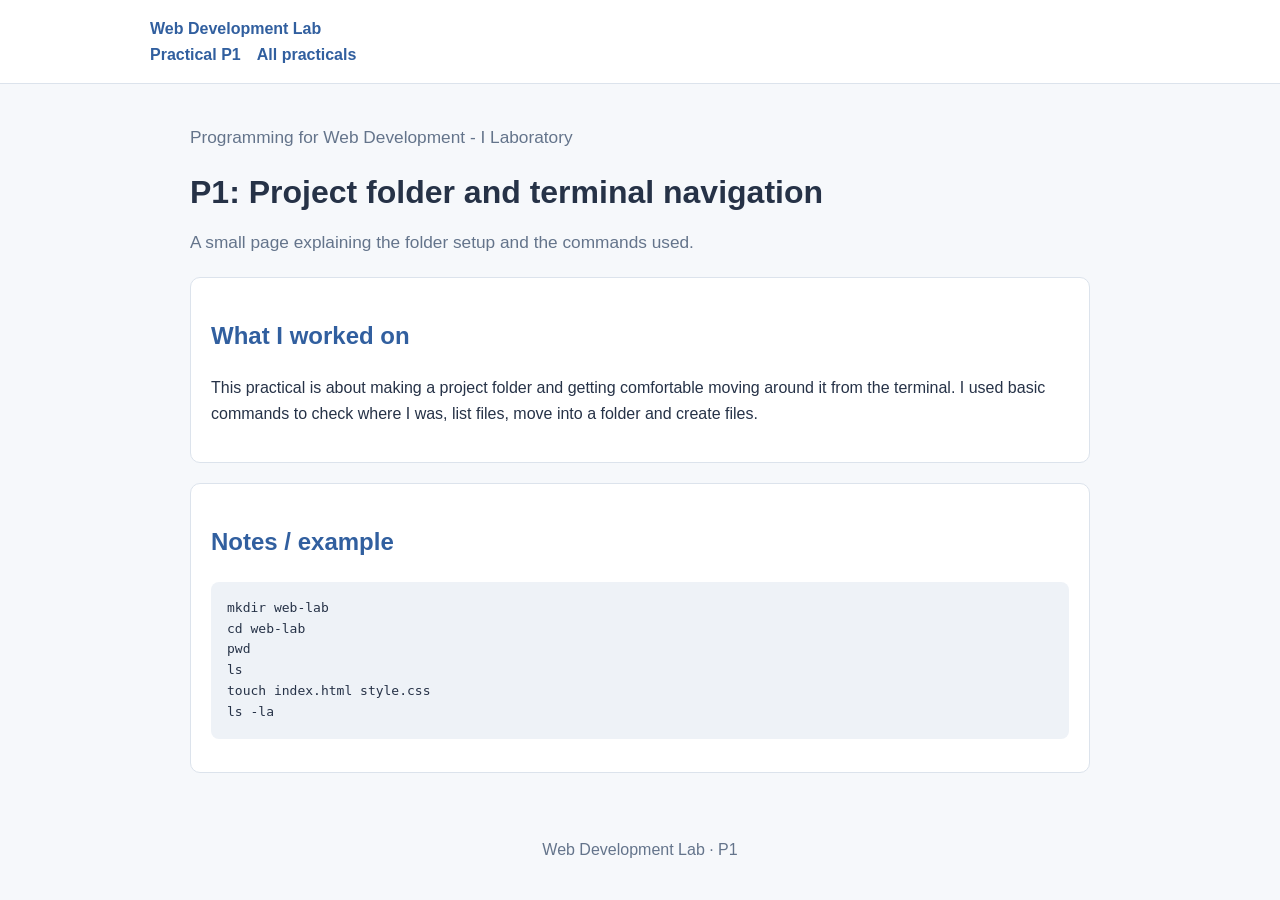
<file: P1/index.html>
<!DOCTYPE html>
<html lang="en">
<head><meta charset="UTF-8"><meta name="viewport" content="width=device-width, initial-scale=1.0"><title>P1: Project folder and terminal navigation</title><link rel="stylesheet" href="style.css"></head>
<body><header class="site-header"><a href="index.html">Web Development Lab</a><nav aria-label="Main navigation"><a href="#work">Practical P1</a><a href="../../README.md">All practicals</a></nav></header>
<main id="work"><p class="lead">Programming for Web Development - I Laboratory</p><h1>P1: Project folder and terminal navigation</h1><p class="lead">A small page explaining the folder setup and the commands used.</p><section class="panel"><h2>What I worked on</h2><p>This practical is about making a project folder and getting comfortable moving around it from the terminal. I used basic commands to check where I was, list files, move into a folder and create files.</p></section><section class="panel"><h2>Notes / example</h2><pre><code>mkdir web-lab
cd web-lab
pwd
ls
touch index.html style.css
ls -la</code></pre></section></main><footer>Web Development Lab · P1</footer></body></html>
</file>
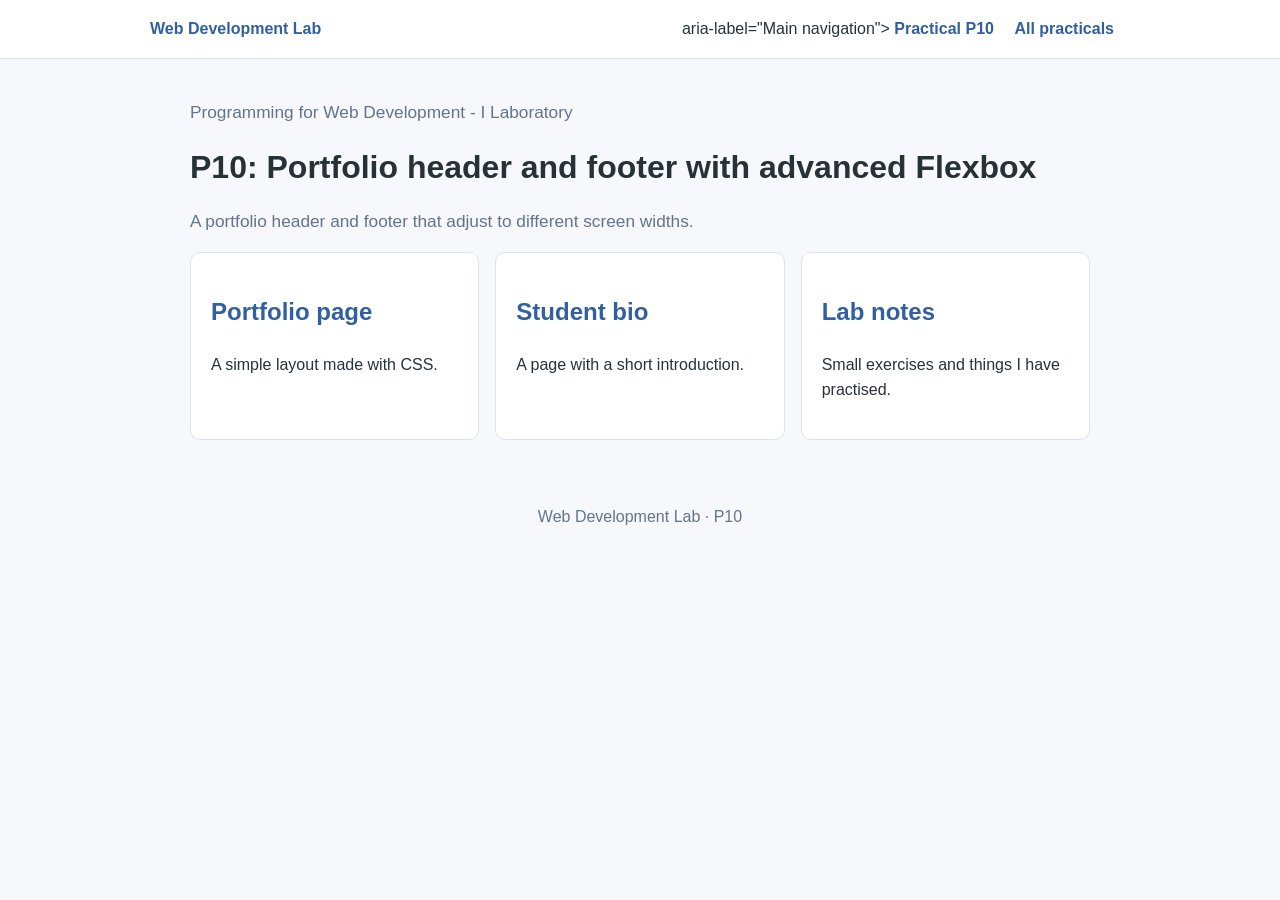
<file: P10/index.html>
<!DOCTYPE html>
<html lang="en">
  <head>
    <meta charset="UTF-8">
    <meta name="viewport" content="width=device-width, initial-scale=1.0">
    <title>P10: Portfolio header and footer with advanced Flexbox</title>
    <link rel="stylesheet" href="style.css">
  </head>
  <body>
    <header class="site-header">
      <a href="index.html">Web Development Lab</a>
      <nav> aria-label="Main navigation">
        <a href="#work">Practical P10</a>
        <a href="../../README.md">All practicals</a>
      </nav>
    </header>
    <main id="work">
      <p class="lead">Programming for Web Development - I Laboratory</p>
      <h1>P10: Portfolio header and footer with advanced Flexbox</h1>
      <p class="lead">A portfolio header and footer that adjust to different screen widths.</p>
      <section class="card-grid">
        <article class="card"><h2>Portfolio page</h2>
          <p>A simple layout made with CSS.</p>
        </article>
        <article class="card"><h2>Student bio</h2>
          <p>A page with a short introduction.</p>
        </article>
        <article class="card"><h2>Lab notes</h2>
          <p>Small exercises and things I have practised.</p>
        </article>
      </section>
    </main>
    <footer>Web Development Lab · P10</footer>
  </body>
</html>
</file>
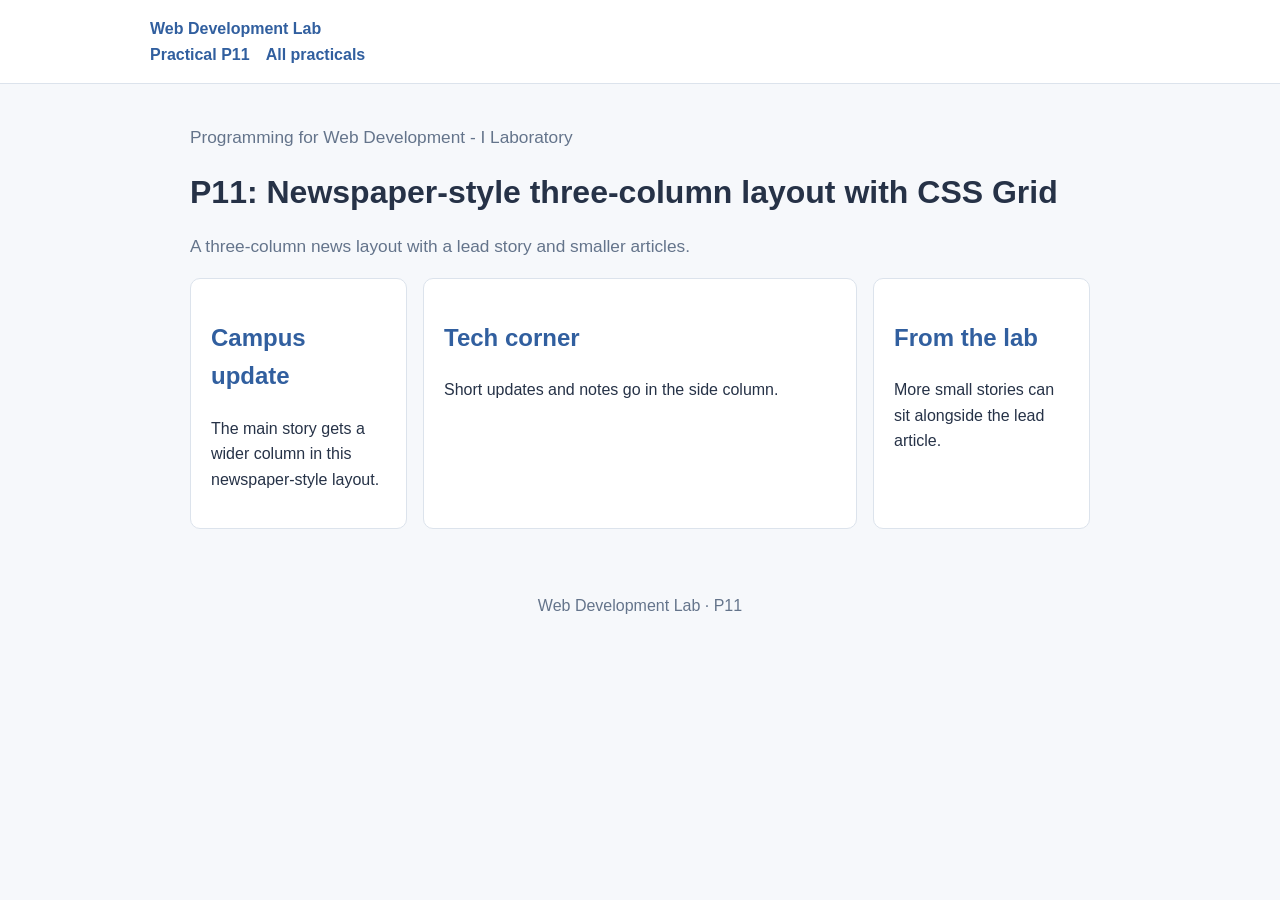
<file: P11/index.html>
<!DOCTYPE html>
<html lang="en"><head><meta charset="UTF-8"><meta name="viewport" content="width=device-width, initial-scale=1.0"><title>P11: Newspaper-style three-column layout with CSS Grid</title><link rel="stylesheet" href="style.css"></head><body><header class="site-header"><a href="index.html">Web Development Lab</a><nav aria-label="Main navigation"><a href="#work">Practical P11</a><a href="../../README.md">All practicals</a></nav></header><main id="work"><p class="lead">Programming for Web Development - I Laboratory</p><h1>P11: Newspaper-style three-column layout with CSS Grid</h1><p class="lead">A three-column news layout with a lead story and smaller articles.</p><section class="news-grid"><article class="card"><h2>Campus update</h2><p>The main story gets a wider column in this newspaper-style layout.</p></article><article class="card"><h2>Tech corner</h2><p>Short updates and notes go in the side column.</p></article><article class="card"><h2>From the lab</h2><p>More small stories can sit alongside the lead article.</p></article></section></main><footer>Web Development Lab · P11</footer></body></html>
</file>
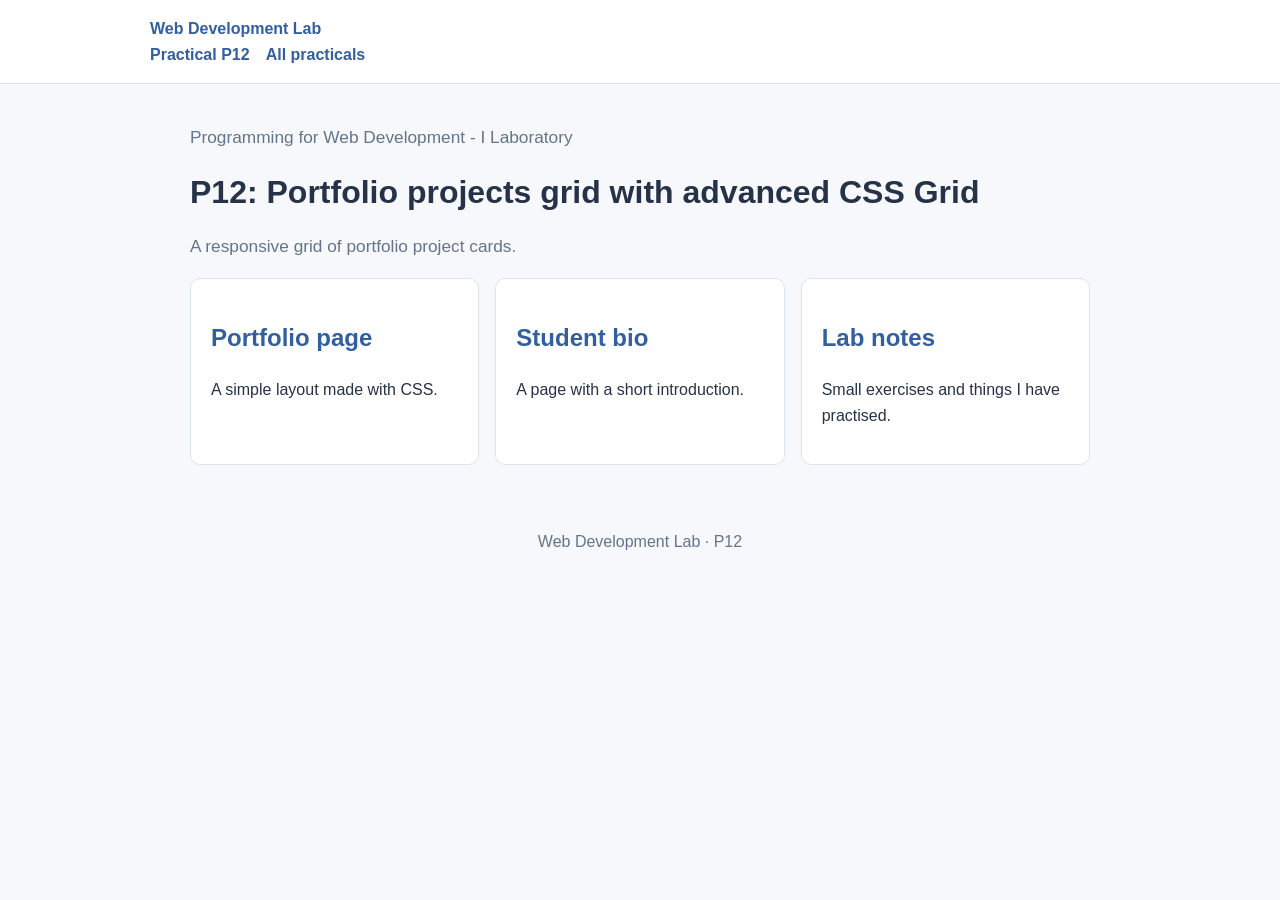
<file: P12/index.html>
<!DOCTYPE html>
<html lang="en">
  <head>
    <meta charset="UTF-8"><meta name="viewport" content="width=device-width, initial-scale=1.0"><title>P12: Portfolio projects grid with advanced CSS Grid</title><link rel="stylesheet" href="style.css"></head><body><header class="site-header"><a href="index.html">Web Development Lab</a><nav aria-label="Main navigation"><a href="#work">Practical P12</a><a href="../../README.md">All practicals</a></nav></header><main id="work"><p class="lead">Programming for Web Development - I Laboratory</p><h1>P12: Portfolio projects grid with advanced CSS Grid</h1><p class="lead">A responsive grid of portfolio project cards.</p><section class="card-grid"><article class="card"><h2>Portfolio page</h2><p>A simple layout made with CSS.</p></article><article class="card"><h2>Student bio</h2><p>A page with a short introduction.</p></article><article class="card"><h2>Lab notes</h2><p>Small exercises and things I have practised.</p></article></section></main><footer>Web Development Lab · P12</footer></body></html>
</file>
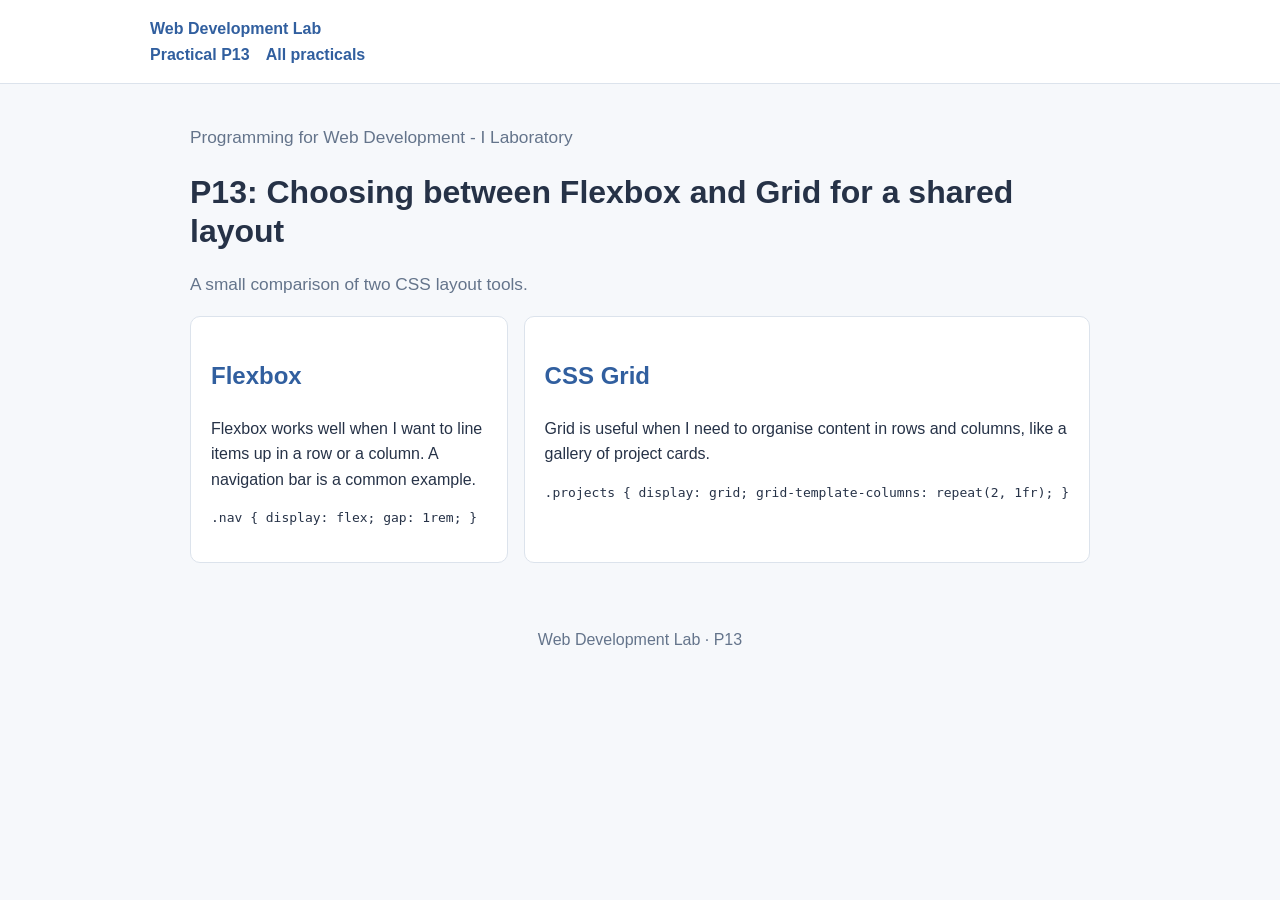
<file: P13/index.html>
<!DOCTYPE html>
<html lang="en">
<head><meta charset="UTF-8"><meta name="viewport" content="width=device-width, initial-scale=1.0"><title>P13: Flexbox and Grid</title><link rel="stylesheet" href="style.css"></head>
<body>
<header class="site-header"><a href="index.html">Web Development Lab</a><nav aria-label="Main navigation"><a href="#work">Practical P13</a><a href="../../README.md">All practicals</a></nav></header>
<main id="work"><p class="lead">Programming for Web Development - I Laboratory</p><h1>P13: Choosing between Flexbox and Grid for a shared layout</h1>
<p class="lead">A small comparison of two CSS layout tools.</p>
<section class="compare-grid">
<article class="card"><h2>Flexbox</h2><p>Flexbox works well when I want to line items up in a row or a column. A navigation bar is a common example.</p><pre><code>.nav { display: flex; gap: 1rem; }</code></pre></article>
<article class="card"><h2>CSS Grid</h2><p>Grid is useful when I need to organise content in rows and columns, like a gallery of project cards.</p><pre><code>.projects { display: grid; grid-template-columns: repeat(2, 1fr); }</code></pre></article>
</section>
</main><footer>Web Development Lab · P13</footer>
</body></html>
</file>
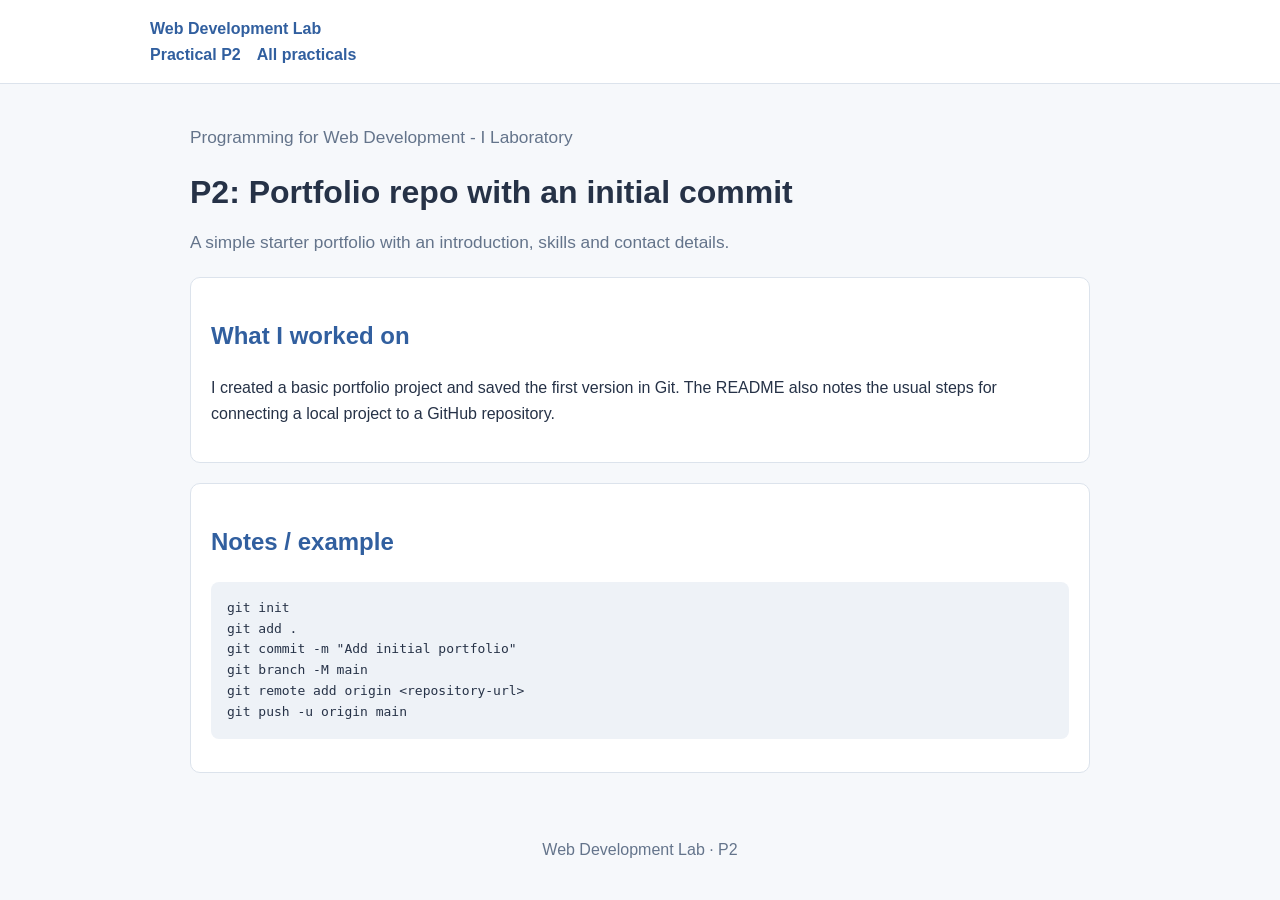
<file: P2/index.html>
<!DOCTYPE html>
<html lang="en">
<head><meta charset="UTF-8"><meta name="viewport" content="width=device-width, initial-scale=1.0"><title>P2: Portfolio repo with an initial commit</title><link rel="stylesheet" href="style.css"></head>
<body><header class="site-header"><a href="index.html">Web Development Lab</a><nav aria-label="Main navigation"><a href="#work">Practical P2</a><a href="../../README.md">All practicals</a></nav></header>
<main id="work"><p class="lead">Programming for Web Development - I Laboratory</p><h1>P2: Portfolio repo with an initial commit</h1><p class="lead">A simple starter portfolio with an introduction, skills and contact details.</p><section class="panel"><h2>What I worked on</h2><p>I created a basic portfolio project and saved the first version in Git. The README also notes the usual steps for connecting a local project to a GitHub repository.</p></section><section class="panel"><h2>Notes / example</h2><pre><code>git init
git add .
git commit -m "Add initial portfolio"
git branch -M main
git remote add origin &lt;repository-url&gt;
git push -u origin main</code></pre></section></main><footer>Web Development Lab · P2</footer></body></html>
</file>
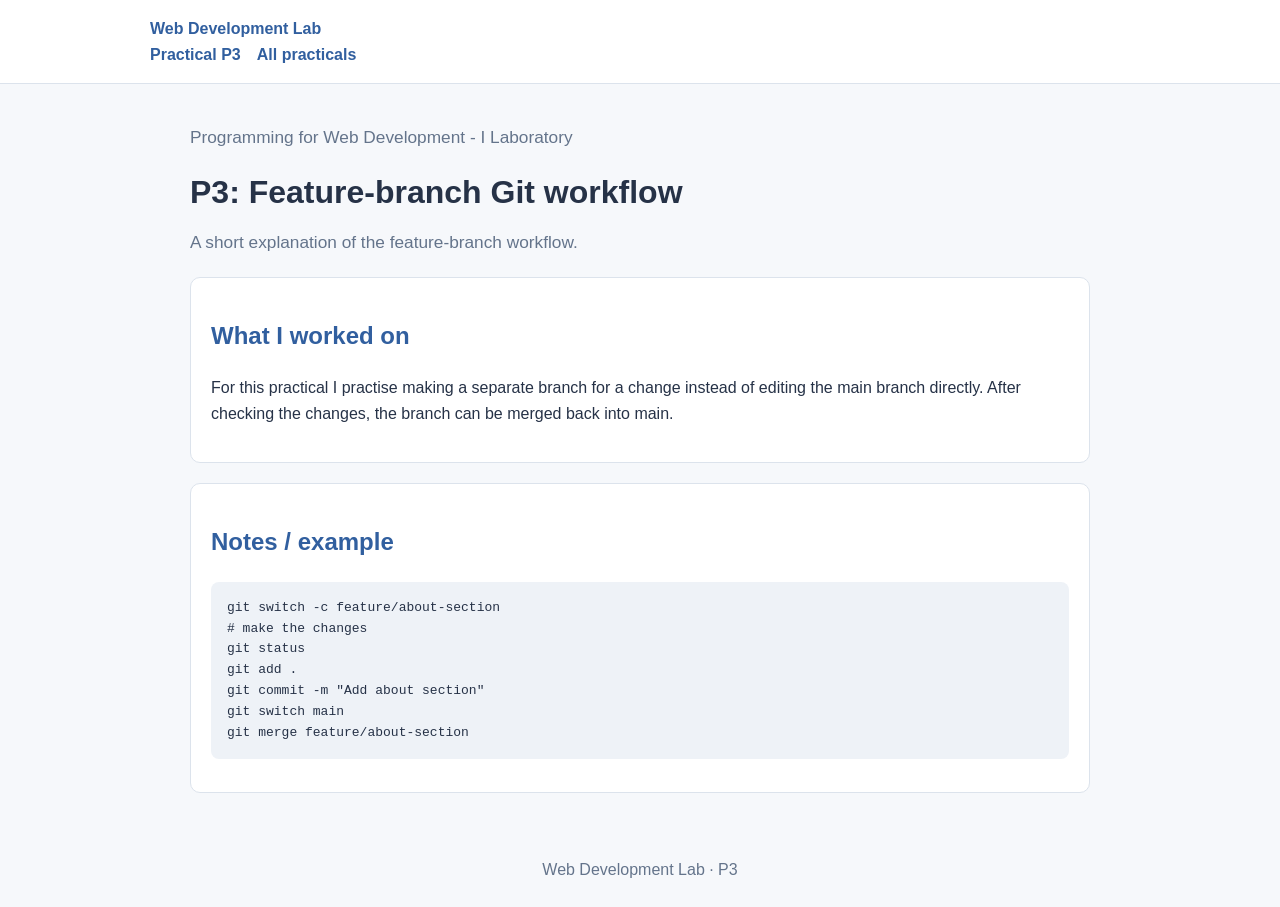
<file: P3/index.html>
<!DOCTYPE html>
<html lang="en">
<head><meta charset="UTF-8"><meta name="viewport" content="width=device-width, initial-scale=1.0"><title>P3: Feature-branch Git workflow</title><link rel="stylesheet" href="style.css"></head>
<body><header class="site-header"><a href="index.html">Web Development Lab</a><nav aria-label="Main navigation"><a href="#work">Practical P3</a><a href="../../README.md">All practicals</a></nav></header>
<main id="work"><p class="lead">Programming for Web Development - I Laboratory</p><h1>P3: Feature-branch Git workflow</h1><p class="lead">A short explanation of the feature-branch workflow.</p><section class="panel"><h2>What I worked on</h2><p>For this practical I practise making a separate branch for a change instead of editing the main branch directly. After checking the changes, the branch can be merged back into main.</p></section><section class="panel"><h2>Notes / example</h2><pre><code>git switch -c feature/about-section
# make the changes
git status
git add .
git commit -m "Add about section"
git switch main
git merge feature/about-section</code></pre></section></main><footer>Web Development Lab · P3</footer></body></html>
</file>
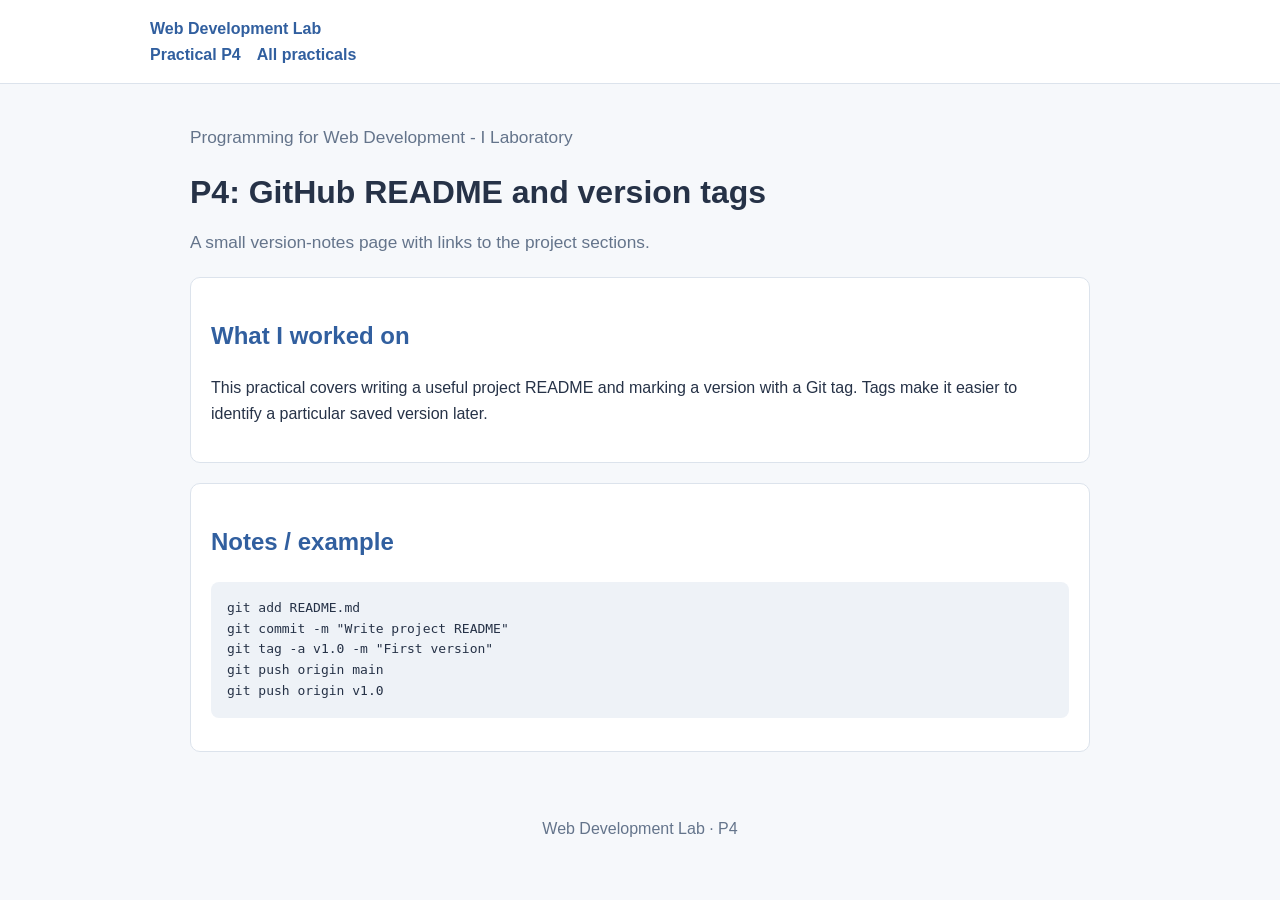
<file: P4/index.html>
<!DOCTYPE html>
<html lang="en">
<head><meta charset="UTF-8"><meta name="viewport" content="width=device-width, initial-scale=1.0"><title>P4: GitHub README and version tags</title><link rel="stylesheet" href="style.css"></head>
<body><header class="site-header"><a href="index.html">Web Development Lab</a><nav aria-label="Main navigation"><a href="#work">Practical P4</a><a href="../../README.md">All practicals</a></nav></header>
<main id="work"><p class="lead">Programming for Web Development - I Laboratory</p><h1>P4: GitHub README and version tags</h1><p class="lead">A small version-notes page with links to the project sections.</p><section class="panel"><h2>What I worked on</h2><p>This practical covers writing a useful project README and marking a version with a Git tag. Tags make it easier to identify a particular saved version later.</p></section><section class="panel"><h2>Notes / example</h2><pre><code>git add README.md
git commit -m "Write project README"
git tag -a v1.0 -m "First version"
git push origin main
git push origin v1.0</code></pre></section></main><footer>Web Development Lab · P4</footer></body></html>
</file>
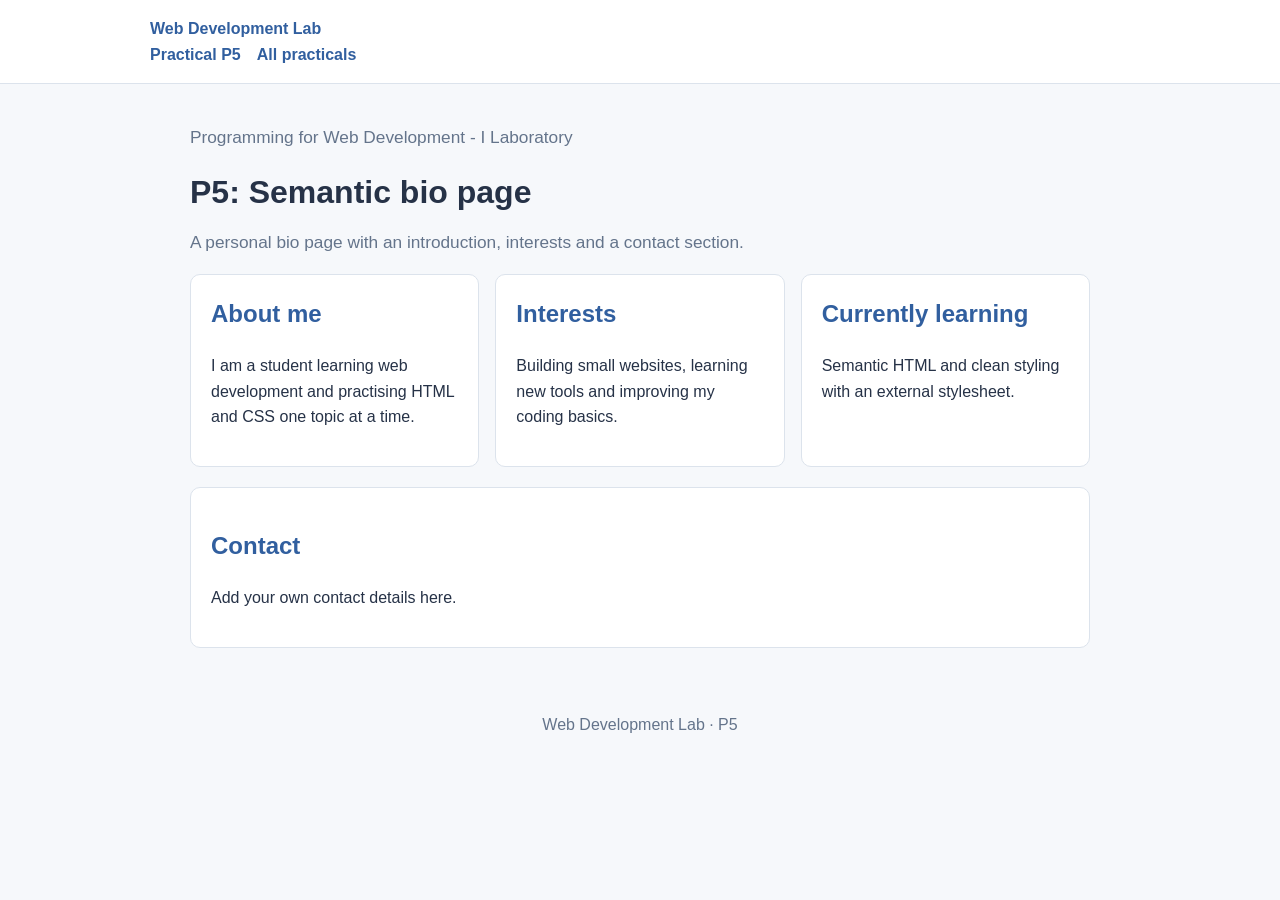
<file: P5/index.html>
<!DOCTYPE html>
<html lang="en">
<head><meta charset="UTF-8"><meta name="viewport" content="width=device-width, initial-scale=1.0"><title>P5: Semantic bio page</title><link rel="stylesheet" href="style.css"></head>
<body><header class="site-header"><a href="index.html">Web Development Lab</a><nav aria-label="Main navigation"><a href="#work">Practical P5</a><a href="../../README.md">All practicals</a></nav></header>
<main id="work"><p class="lead">Programming for Web Development - I Laboratory</p><h1>P5: Semantic bio page</h1><p class="lead">A personal bio page with an introduction, interests and a contact section.</p><section class="card-grid"><article class="card"><h2>About me</h2><p>I am a student learning web development and practising HTML and CSS one topic at a time.</p></article><article class="card"><h2>Interests</h2><p>Building small websites, learning new tools and improving my coding basics.</p></article><article class="card"><h2>Currently learning</h2><p>Semantic HTML and clean styling with an external stylesheet.</p></article></section><section class="panel"><h2>Contact</h2><p>Add your own contact details here.</p></section></main><footer>Web Development Lab · P5</footer></body></html>
</file>
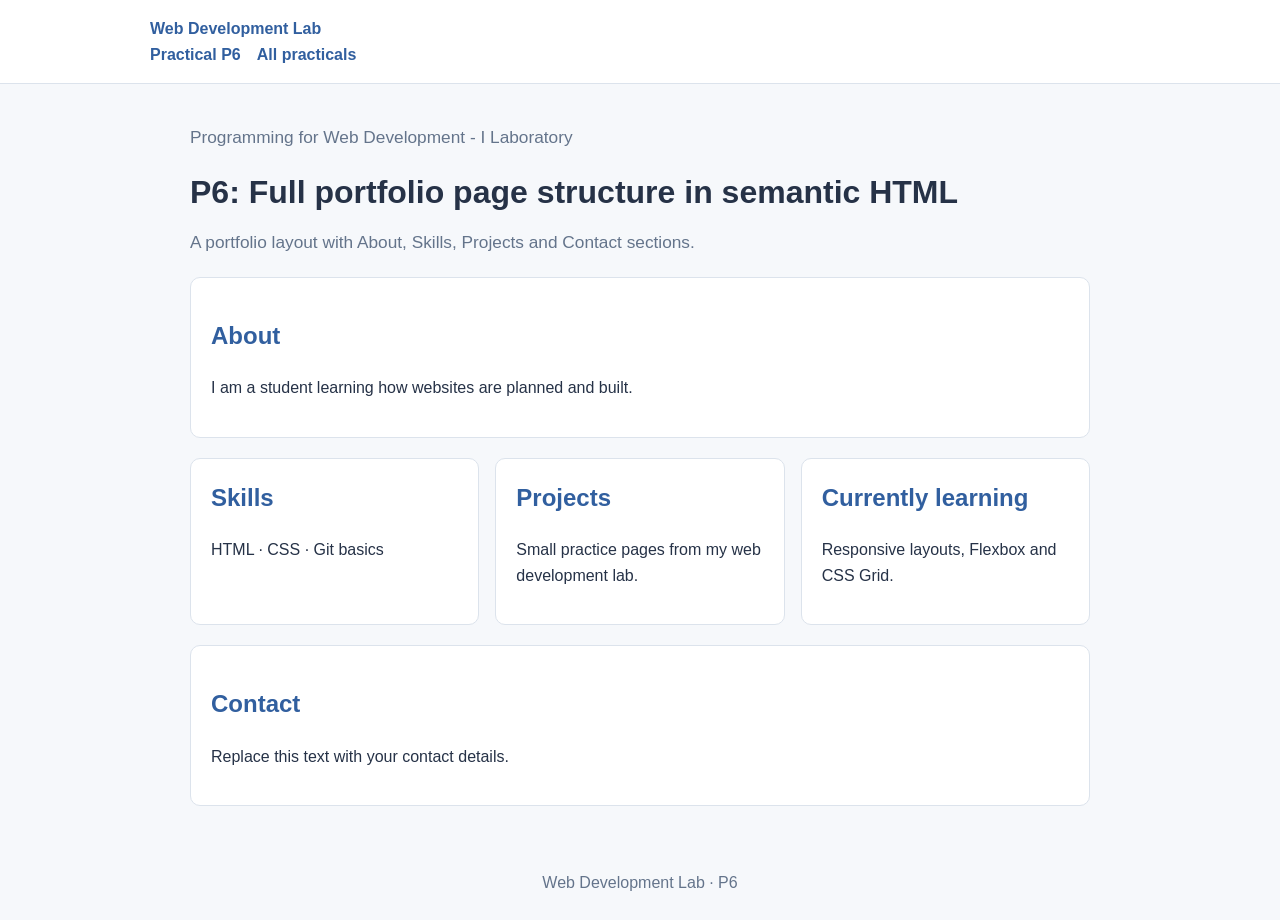
<file: P6/index.html>
<!DOCTYPE html>
<html lang="en">
<head><meta charset="UTF-8"><meta name="viewport" content="width=device-width, initial-scale=1.0"><title>P6: Full portfolio page structure in semantic HTML</title><link rel="stylesheet" href="style.css"></head>
<body><header class="site-header"><a href="index.html">Web Development Lab</a><nav aria-label="Main navigation"><a href="#work">Practical P6</a><a href="../../README.md">All practicals</a></nav></header>
<main id="work"><p class="lead">Programming for Web Development - I Laboratory</p><h1>P6: Full portfolio page structure in semantic HTML</h1><p class="lead">A portfolio layout with About, Skills, Projects and Contact sections.</p><section class="panel"><h2>About</h2><p>I am a student learning how websites are planned and built.</p></section><section class="card-grid"><article class="card"><h2>Skills</h2><p>HTML · CSS · Git basics</p></article><article class="card"><h2>Projects</h2><p>Small practice pages from my web development lab.</p></article><article class="card"><h2>Currently learning</h2><p>Responsive layouts, Flexbox and CSS Grid.</p></article></section><section class="panel"><h2>Contact</h2><p>Replace this text with your contact details.</p></section></main><footer>Web Development Lab · P6</footer></body></html>
</file>
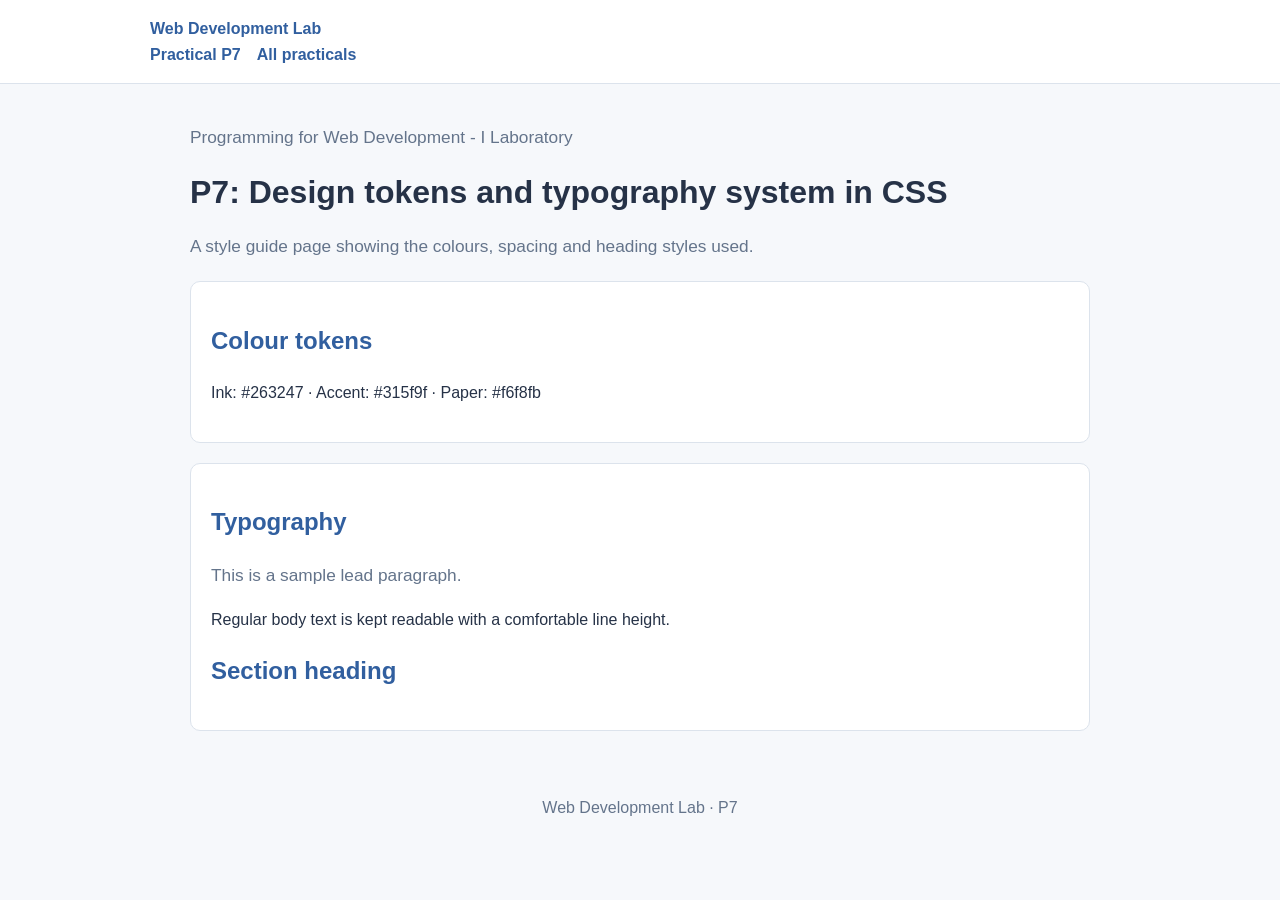
<file: P7/index.html>
<!DOCTYPE html>
<html lang="en"><head><meta charset="UTF-8"><meta name="viewport" content="width=device-width, initial-scale=1.0"><title>P7: Design tokens and typography system in CSS</title><link rel="stylesheet" href="style.css"></head><body><header class="site-header"><a href="index.html">Web Development Lab</a><nav aria-label="Main navigation"><a href="#work">Practical P7</a><a href="../../README.md">All practicals</a></nav></header><main id="work"><p class="lead">Programming for Web Development - I Laboratory</p><h1>P7: Design tokens and typography system in CSS</h1><p class="lead">A style guide page showing the colours, spacing and heading styles used.</p><section class="panel"><h2>Colour tokens</h2><p>Ink: #263247 · Accent: #315f9f · Paper: #f6f8fb</p></section><section class="panel"><h2>Typography</h2><p class="lead">This is a sample lead paragraph.</p><p>Regular body text is kept readable with a comfortable line height.</p><h2>Section heading</h2></section></main><footer>Web Development Lab · P7</footer></body></html>
</file>
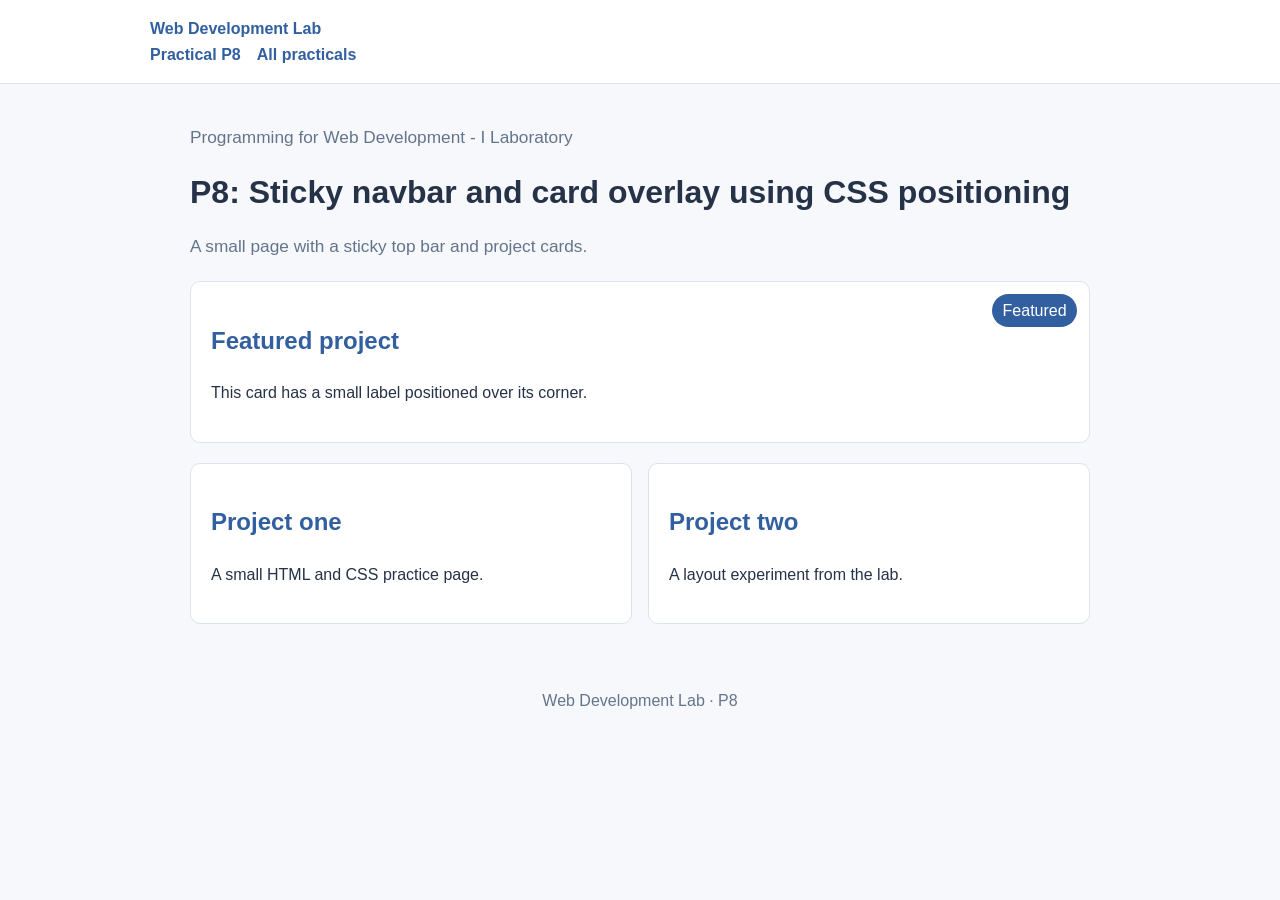
<file: P8/index.html>
<!DOCTYPE html>
<html lang="en"><head><meta charset="UTF-8"><meta name="viewport" content="width=device-width, initial-scale=1.0"><title>P8: Sticky navbar and card overlay using CSS positioning</title><link rel="stylesheet" href="style.css"></head><body><header class="site-header"><a href="index.html">Web Development Lab</a><nav aria-label="Main navigation"><a href="#work">Practical P8</a><a href="../../README.md">All practicals</a></nav></header><main id="work"><p class="lead">Programming for Web Development - I Laboratory</p><h1>P8: Sticky navbar and card overlay using CSS positioning</h1><p class="lead">A small page with a sticky top bar and project cards.</p><section class="panel featured"><h2>Featured project</h2><p>This card has a small label positioned over its corner.</p><span class="tag">Featured</span></section><section class="card-grid"><article class="card"><h2>Project one</h2><p>A small HTML and CSS practice page.</p></article><article class="card"><h2>Project two</h2><p>A layout experiment from the lab.</p></article></section></main><footer>Web Development Lab · P8</footer></body></html>
</file>
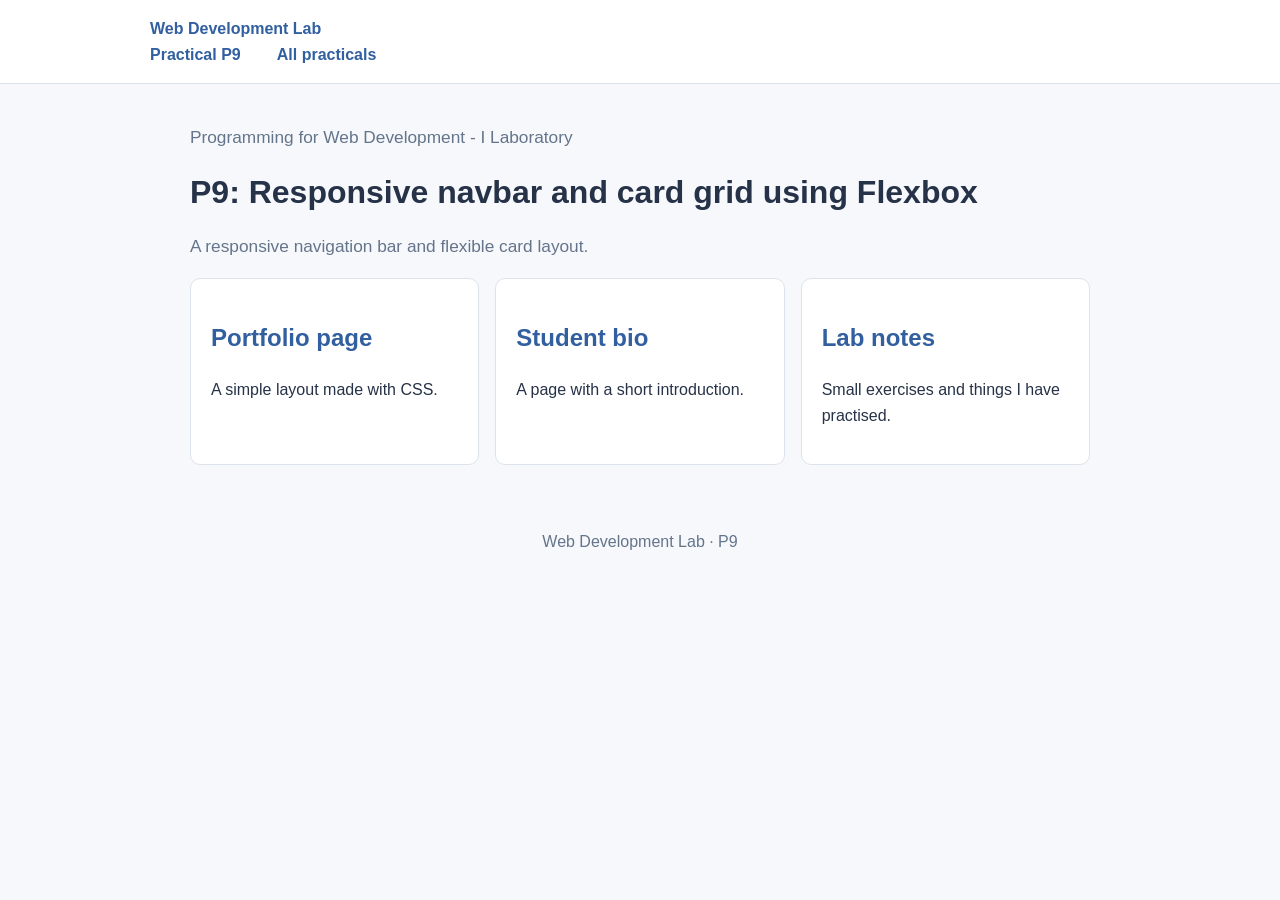
<file: P9/index.html>
<!DOCTYPE html>
<html lang="en"><head><meta charset="UTF-8"><meta name="viewport" content="width=device-width, initial-scale=1.0"><title>P9: Responsive navbar and card grid using Flexbox</title><link rel="stylesheet" href="style.css"></head><body><header class="site-header"><a href="index.html">Web Development Lab</a><nav aria-label="Main navigation"><a href="#work">Practical P9</a><a href="../../README.md">All practicals</a></nav></header><main id="work"><p class="lead">Programming for Web Development - I Laboratory</p><h1>P9: Responsive navbar and card grid using Flexbox</h1><p class="lead">A responsive navigation bar and flexible card layout.</p><section class="card-grid"><article class="card"><h2>Portfolio page</h2><p>A simple layout made with CSS.</p></article><article class="card"><h2>Student bio</h2><p>A page with a short introduction.</p></article><article class="card"><h2>Lab notes</h2><p>Small exercises and things I have practised.</p></article></section></main><footer>Web Development Lab · P9</footer></body></html>
</file>
<file: P1/style.css>
:root {
  --ink: #263247;
  --muted: #64748b;
  --accent: #315f9f;
  --paper: #f6f8fb;
  --card: #ffffff;
  --line: #dce3ec;
}
* { box-sizing: border-box; }
body { margin: 0; color: var(--ink); background: var(--paper); font-family: Arial, Helvetica, sans-serif; line-height: 1.6; }
.site-header { background: var(--card); border-bottom: 1px solid var(--line); padding: 1rem max(1.25rem, calc((100% - 980px) / 2)); }
.site-header a { color: var(--accent); text-decoration: none; font-weight: 700; margin-right: 1rem; }
main { width: min(900px, calc(100% - 2rem)); margin: 2.5rem auto; }
h1 { line-height: 1.2; margin-bottom: .5rem; }
h2 { margin-top: 1.2rem; color: var(--accent); }
.lead { color: var(--muted); font-size: 1.08rem; }
.panel, .card { background: var(--card); border: 1px solid var(--line); border-radius: 10px; padding: 1.25rem; }
.panel { margin: 1.25rem 0; }
.card-grid { display: grid; grid-template-columns: repeat(auto-fit, minmax(210px, 1fr)); gap: 1rem; }
.card h2 { margin-top: 0; }
pre { overflow-x: auto; background: #eef2f7; padding: 1rem; border-radius: 8px; }
footer { color: var(--muted); text-align: center; padding: 1.5rem; }
@media (max-width: 600px) { main { margin: 1.5rem auto; } .site-header { padding: 1rem; } }
</file>
<file: P10/style.css>
:root 
{ --ink:#263247; 
 --muted:#64748b; 
 --accent:#315f9f; 
 --paper:#f6f8fb; 
 --card:#fff; 
 --line:#dce3ec; }
* { box-sizing:border-box; }
body 
{ margin:0; 
 color:#273238;var(--ink);
 background:var(--paper); 
 font-family:Arial,Helvetica,sans-serif; 
 line-height:1.6; }
.site-header 
{ background:var(--card); 
 border-bottom:1px solid var(--line); 
 padding:1rem max(1.25rem,calc((100% - 980px)/2)); }
.site-header a 
{ color:var(--accent); 
 text-decoration:none; 
 font-weight:700; 
 margin-right:1rem; }
main 
{ width:min(900px,calc(100% - 2rem)); 
 margin:2.5rem auto; }
h1 
{ line-height:1.2; 
} h2 { color:var(--accent); }
.lead 
{ color:var(--muted); 
 font-size:1.08rem; }
.panel,.card 
{ background:var(--card); 
 border:1px solid var(--line); 
 border-radius:10px; 
 padding:1.25rem; }
.panel 
{ margin:1.25rem 0; }
.card-grid 
{ display:grid; 
 grid-template-columns:repeat(auto-fit,minmax(210px,1fr)); 
 gap:1rem; }
pre 
{ overflow-x:auto; 
 background:#eef2f7; 
 padding:1rem; 
 border-radius:8px; }
footer 
{ color:var(--muted); 
 text-align:center; 
 padding:1.5rem; }
@media(max-width:600px)
{main{margin:1.5rem auto}
 .site-header{padding:1rem}}
.site-header
{display:flex;
 align-items:center;
 justify-content:space-between;
 gap:1rem;
 flex-wrap:wrap}
</file>
<file: P11/style.css>
:root { --ink:#263247; --muted:#64748b; --accent:#315f9f; --paper:#f6f8fb; --card:#fff; --line:#dce3ec; }
* { box-sizing:border-box; }
body { margin:0; color:var(--ink); background:var(--paper); font-family:Arial,Helvetica,sans-serif; line-height:1.6; }
.site-header { background:var(--card); border-bottom:1px solid var(--line); padding:1rem max(1.25rem,calc((100% - 980px)/2)); }
.site-header a { color:var(--accent); text-decoration:none; font-weight:700; margin-right:1rem; }
main { width:min(900px,calc(100% - 2rem)); margin:2.5rem auto; }
h1 { line-height:1.2; } h2 { color:var(--accent); }
.lead { color:var(--muted); font-size:1.08rem; }
.panel,.card { background:var(--card); border:1px solid var(--line); border-radius:10px; padding:1.25rem; }
.panel { margin:1.25rem 0; }
.card-grid { display:grid; grid-template-columns:repeat(auto-fit,minmax(210px,1fr)); gap:1rem; }
pre { overflow-x:auto; background:#eef2f7; padding:1rem; border-radius:8px; }
footer { color:var(--muted); text-align:center; padding:1.5rem; }
@media(max-width:600px){main{margin:1.5rem auto}.site-header{padding:1rem}}
.news-grid{display:grid;grid-template-columns:1fr 2fr 1fr;gap:1rem}@media(max-width:650px){.news-grid{grid-template-columns:1fr}}
</file>
<file: P12/style.css>
:root { --ink:#263247; --muted:#64748b; --accent:#315f9f; --paper:#f6f8fb; --card:#fff; --line:#dce3ec; }
* { box-sizing:border-box; }
body { margin:0; color:var(--ink); background:var(--paper); font-family:Arial,Helvetica,sans-serif; line-height:1.6; }
.site-header { background:var(--card); border-bottom:1px solid var(--line); padding:1rem max(1.25rem,calc((100% - 980px)/2)); }
.site-header a { color:var(--accent); text-decoration:none; font-weight:700; margin-right:1rem; }
main { width:min(900px,calc(100% - 2rem)); margin:2.5rem auto; }
h1 { line-height:1.2; } h2 { color:var(--accent); }
.lead { color:var(--muted); font-size:1.08rem; }
.panel,.card { background:var(--card); border:1px solid var(--line); border-radius:10px; padding:1.25rem; }
.panel { margin:1.25rem 0; }
.card-grid { display:grid; grid-template-columns:repeat(auto-fit,minmax(210px,1fr)); gap:1rem; }
pre { overflow-x:auto; background:#eef2f7; padding:1rem; border-radius:8px; }
footer { color:var(--muted); text-align:center; padding:1.5rem; }
@media(max-width:600px){main{margin:1.5rem auto}.site-header{padding:1rem}}
</file>
<file: P13/style.css>
:root { --ink:#263247; --muted:#64748b; --accent:#315f9f; --paper:#f6f8fb; --card:#fff; --line:#dce3ec; }
* { box-sizing:border-box; }
body { margin:0; color:var(--ink); background:var(--paper); font-family:Arial,Helvetica,sans-serif; line-height:1.6; }
.site-header { background:var(--card); border-bottom:1px solid var(--line); padding:1rem max(1.25rem,calc((100% - 980px)/2)); }
.site-header a { color:var(--accent); text-decoration:none; font-weight:700; margin-right:1rem; }
main { width:min(900px,calc(100% - 2rem)); margin:2.5rem auto; }
h1 { line-height:1.2; } h2 { color:var(--accent); }
.lead { color:var(--muted); font-size:1.08rem; }
.panel,.card { background:var(--card); border:1px solid var(--line); border-radius:10px; padding:1.25rem; }
.panel { margin:1.25rem 0; }
.compare-grid { display:grid; grid-template-columns:repeat(2,1fr); gap:1rem; }
footer { color:var(--muted); text-align:center; padding:1.5rem; }
@media(max-width:600px){main{margin:1.5rem auto}.site-header{padding:1rem}.compare-grid{grid-template-columns:1fr}}
</file>
<file: P2/style.css>
:root {
  --ink: #263247;
  --muted: #64748b;
  --accent: #315f9f;
  --paper: #f6f8fb;
  --card: #ffffff;
  --line: #dce3ec;
}
* { box-sizing: border-box; }
body { margin: 0; color: var(--ink); background: var(--paper); font-family: Arial, Helvetica, sans-serif; line-height: 1.6; }
.site-header { background: var(--card); border-bottom: 1px solid var(--line); padding: 1rem max(1.25rem, calc((100% - 980px) / 2)); }
.site-header a { color: var(--accent); text-decoration: none; font-weight: 700; margin-right: 1rem; }
main { width: min(900px, calc(100% - 2rem)); margin: 2.5rem auto; }
h1 { line-height: 1.2; margin-bottom: .5rem; }
h2 { margin-top: 1.2rem; color: var(--accent); }
.lead { color: var(--muted); font-size: 1.08rem; }
.panel, .card { background: var(--card); border: 1px solid var(--line); border-radius: 10px; padding: 1.25rem; }
.panel { margin: 1.25rem 0; }
.card-grid { display: grid; grid-template-columns: repeat(auto-fit, minmax(210px, 1fr)); gap: 1rem; }
.card h2 { margin-top: 0; }
pre { overflow-x: auto; background: #eef2f7; padding: 1rem; border-radius: 8px; }
footer { color: var(--muted); text-align: center; padding: 1.5rem; }
@media (max-width: 600px) { main { margin: 1.5rem auto; } .site-header { padding: 1rem; } }
</file>
<file: P3/style.css>
:root {
  --ink: #263247;
  --muted: #64748b;
  --accent: #315f9f;
  --paper: #f6f8fb;
  --card: #ffffff;
  --line: #dce3ec;
}
* { box-sizing: border-box; }
body { margin: 0; color: var(--ink); background: var(--paper); font-family: Arial, Helvetica, sans-serif; line-height: 1.6; }
.site-header { background: var(--card); border-bottom: 1px solid var(--line); padding: 1rem max(1.25rem, calc((100% - 980px) / 2)); }
.site-header a { color: var(--accent); text-decoration: none; font-weight: 700; margin-right: 1rem; }
main { width: min(900px, calc(100% - 2rem)); margin: 2.5rem auto; }
h1 { line-height: 1.2; margin-bottom: .5rem; }
h2 { margin-top: 1.2rem; color: var(--accent); }
.lead { color: var(--muted); font-size: 1.08rem; }
.panel, .card { background: var(--card); border: 1px solid var(--line); border-radius: 10px; padding: 1.25rem; }
.panel { margin: 1.25rem 0; }
.card-grid { display: grid; grid-template-columns: repeat(auto-fit, minmax(210px, 1fr)); gap: 1rem; }
.card h2 { margin-top: 0; }
pre { overflow-x: auto; background: #eef2f7; padding: 1rem; border-radius: 8px; }
footer { color: var(--muted); text-align: center; padding: 1.5rem; }
@media (max-width: 600px) { main { margin: 1.5rem auto; } .site-header { padding: 1rem; } }
</file>
<file: P4/style.css>
:root {
  --ink: #263247;
  --muted: #64748b;
  --accent: #315f9f;
  --paper: #f6f8fb;
  --card: #ffffff;
  --line: #dce3ec;
}
* { box-sizing: border-box; }
body { margin: 0; color: var(--ink); background: var(--paper); font-family: Arial, Helvetica, sans-serif; line-height: 1.6; }
.site-header { background: var(--card); border-bottom: 1px solid var(--line); padding: 1rem max(1.25rem, calc((100% - 980px) / 2)); }
.site-header a { color: var(--accent); text-decoration: none; font-weight: 700; margin-right: 1rem; }
main { width: min(900px, calc(100% - 2rem)); margin: 2.5rem auto; }
h1 { line-height: 1.2; margin-bottom: .5rem; }
h2 { margin-top: 1.2rem; color: var(--accent); }
.lead { color: var(--muted); font-size: 1.08rem; }
.panel, .card { background: var(--card); border: 1px solid var(--line); border-radius: 10px; padding: 1.25rem; }
.panel { margin: 1.25rem 0; }
.card-grid { display: grid; grid-template-columns: repeat(auto-fit, minmax(210px, 1fr)); gap: 1rem; }
.card h2 { margin-top: 0; }
pre { overflow-x: auto; background: #eef2f7; padding: 1rem; border-radius: 8px; }
footer { color: var(--muted); text-align: center; padding: 1.5rem; }
@media (max-width: 600px) { main { margin: 1.5rem auto; } .site-header { padding: 1rem; } }
</file>
<file: P5/style.css>
:root {
  --ink: #263247;
  --muted: #64748b;
  --accent: #315f9f;
  --paper: #f6f8fb;
  --card: #ffffff;
  --line: #dce3ec;
}
* { box-sizing: border-box; }
body { margin: 0; color: var(--ink); background: var(--paper); font-family: Arial, Helvetica, sans-serif; line-height: 1.6; }
.site-header { background: var(--card); border-bottom: 1px solid var(--line); padding: 1rem max(1.25rem, calc((100% - 980px) / 2)); }
.site-header a { color: var(--accent); text-decoration: none; font-weight: 700; margin-right: 1rem; }
main { width: min(900px, calc(100% - 2rem)); margin: 2.5rem auto; }
h1 { line-height: 1.2; margin-bottom: .5rem; }
h2 { margin-top: 1.2rem; color: var(--accent); }
.lead { color: var(--muted); font-size: 1.08rem; }
.panel, .card { background: var(--card); border: 1px solid var(--line); border-radius: 10px; padding: 1.25rem; }
.panel { margin: 1.25rem 0; }
.card-grid { display: grid; grid-template-columns: repeat(auto-fit, minmax(210px, 1fr)); gap: 1rem; }
.card h2 { margin-top: 0; }
pre { overflow-x: auto; background: #eef2f7; padding: 1rem; border-radius: 8px; }
footer { color: var(--muted); text-align: center; padding: 1.5rem; }
@media (max-width: 600px) { main { margin: 1.5rem auto; } .site-header { padding: 1rem; } }
</file>
<file: P6/style.css>
:root {
  --ink: #263247;
  --muted: #64748b;
  --accent: #315f9f;
  --paper: #f6f8fb;
  --card: #ffffff;
  --line: #dce3ec;
}
* { box-sizing: border-box; }
body { margin: 0; color: var(--ink); background: var(--paper); font-family: Arial, Helvetica, sans-serif; line-height: 1.6; }
.site-header { background: var(--card); border-bottom: 1px solid var(--line); padding: 1rem max(1.25rem, calc((100% - 980px) / 2)); }
.site-header a { color: var(--accent); text-decoration: none; font-weight: 700; margin-right: 1rem; }
main { width: min(900px, calc(100% - 2rem)); margin: 2.5rem auto; }
h1 { line-height: 1.2; margin-bottom: .5rem; }
h2 { margin-top: 1.2rem; color: var(--accent); }
.lead { color: var(--muted); font-size: 1.08rem; }
.panel, .card { background: var(--card); border: 1px solid var(--line); border-radius: 10px; padding: 1.25rem; }
.panel { margin: 1.25rem 0; }
.card-grid { display: grid; grid-template-columns: repeat(auto-fit, minmax(210px, 1fr)); gap: 1rem; }
.card h2 { margin-top: 0; }
pre { overflow-x: auto; background: #eef2f7; padding: 1rem; border-radius: 8px; }
footer { color: var(--muted); text-align: center; padding: 1.5rem; }
@media (max-width: 600px) { main { margin: 1.5rem auto; } .site-header { padding: 1rem; } }
</file>
<file: P7/style.css>
:root { --ink:#263247; --muted:#64748b; --accent:#315f9f; --paper:#f6f8fb; --card:#fff; --line:#dce3ec; }
* { box-sizing:border-box; }
body { margin:0; color:var(--ink); background:var(--paper); font-family:Arial,Helvetica,sans-serif; line-height:1.6; }
.site-header { background:var(--card); border-bottom:1px solid var(--line); padding:1rem max(1.25rem,calc((100% - 980px)/2)); }
.site-header a { color:var(--accent); text-decoration:none; font-weight:700; margin-right:1rem; }
main { width:min(900px,calc(100% - 2rem)); margin:2.5rem auto; }
h1 { line-height:1.2; } h2 { color:var(--accent); }
.lead { color:var(--muted); font-size:1.08rem; }
.panel,.card { background:var(--card); border:1px solid var(--line); border-radius:10px; padding:1.25rem; }
.panel { margin:1.25rem 0; }
.card-grid { display:grid; grid-template-columns:repeat(auto-fit,minmax(210px,1fr)); gap:1rem; }
pre { overflow-x:auto; background:#eef2f7; padding:1rem; border-radius:8px; }
footer { color:var(--muted); text-align:center; padding:1.5rem; }
@media(max-width:600px){main{margin:1.5rem auto}.site-header{padding:1rem}}
</file>
<file: P8/style.css>
:root { --ink:#263247; --muted:#64748b; --accent:#315f9f; --paper:#f6f8fb; --card:#fff; --line:#dce3ec; }
* { box-sizing:border-box; }
body { margin:0; color:var(--ink); background:var(--paper); font-family:Arial,Helvetica,sans-serif; line-height:1.6; }
.site-header { background:var(--card); border-bottom:1px solid var(--line); padding:1rem max(1.25rem,calc((100% - 980px)/2)); }
.site-header a { color:var(--accent); text-decoration:none; font-weight:700; margin-right:1rem; }
main { width:min(900px,calc(100% - 2rem)); margin:2.5rem auto; }
h1 { line-height:1.2; } h2 { color:var(--accent); }
.lead { color:var(--muted); font-size:1.08rem; }
.panel,.card { background:var(--card); border:1px solid var(--line); border-radius:10px; padding:1.25rem; }
.panel { margin:1.25rem 0; }
.card-grid { display:grid; grid-template-columns:repeat(auto-fit,minmax(210px,1fr)); gap:1rem; }
pre { overflow-x:auto; background:#eef2f7; padding:1rem; border-radius:8px; }
footer { color:var(--muted); text-align:center; padding:1.5rem; }
@media(max-width:600px){main{margin:1.5rem auto}.site-header{padding:1rem}}
.site-header{position:sticky;top:0;z-index:10}.featured{position:relative}.tag{position:absolute;top:12px;right:12px;background:var(--accent);color:white;padding:.25rem .65rem;border-radius:20px}
</file>
<file: P9/style.css>
:root { --ink:#263247; --muted:#64748b; --accent:#315f9f; --paper:#f6f8fb; --card:#fff; --line:#dce3ec; }
* { box-sizing:border-box; }
body { margin:0; color:var(--ink); background:var(--paper); font-family:Arial,Helvetica,sans-serif; line-height:1.6; }
.site-header { background:var(--card); border-bottom:1px solid var(--line); padding:1rem max(1.25rem,calc((100% - 980px)/2)); }
.site-header a { color:var(--accent); text-decoration:none; font-weight:700; margin-right:1rem; }
main { width:min(900px,calc(100% - 2rem)); margin:2.5rem auto; }
h1 { line-height:1.2; } h2 { color:var(--accent); }
.lead { color:var(--muted); font-size:1.08rem; }
.panel,.card { background:var(--card); border:1px solid var(--line); border-radius:10px; padding:1.25rem; }
.panel { margin:1.25rem 0; }
.card-grid { display:grid; grid-template-columns:repeat(auto-fit,minmax(210px,1fr)); gap:1rem; }
pre { overflow-x:auto; background:#eef2f7; padding:1rem; border-radius:8px; }
footer { color:var(--muted); text-align:center; padding:1.5rem; }
@media(max-width:600px){main{margin:1.5rem auto}.site-header{padding:1rem}}
.site-header nav{display:flex;flex-wrap:wrap;gap:1.25rem}
</file>
